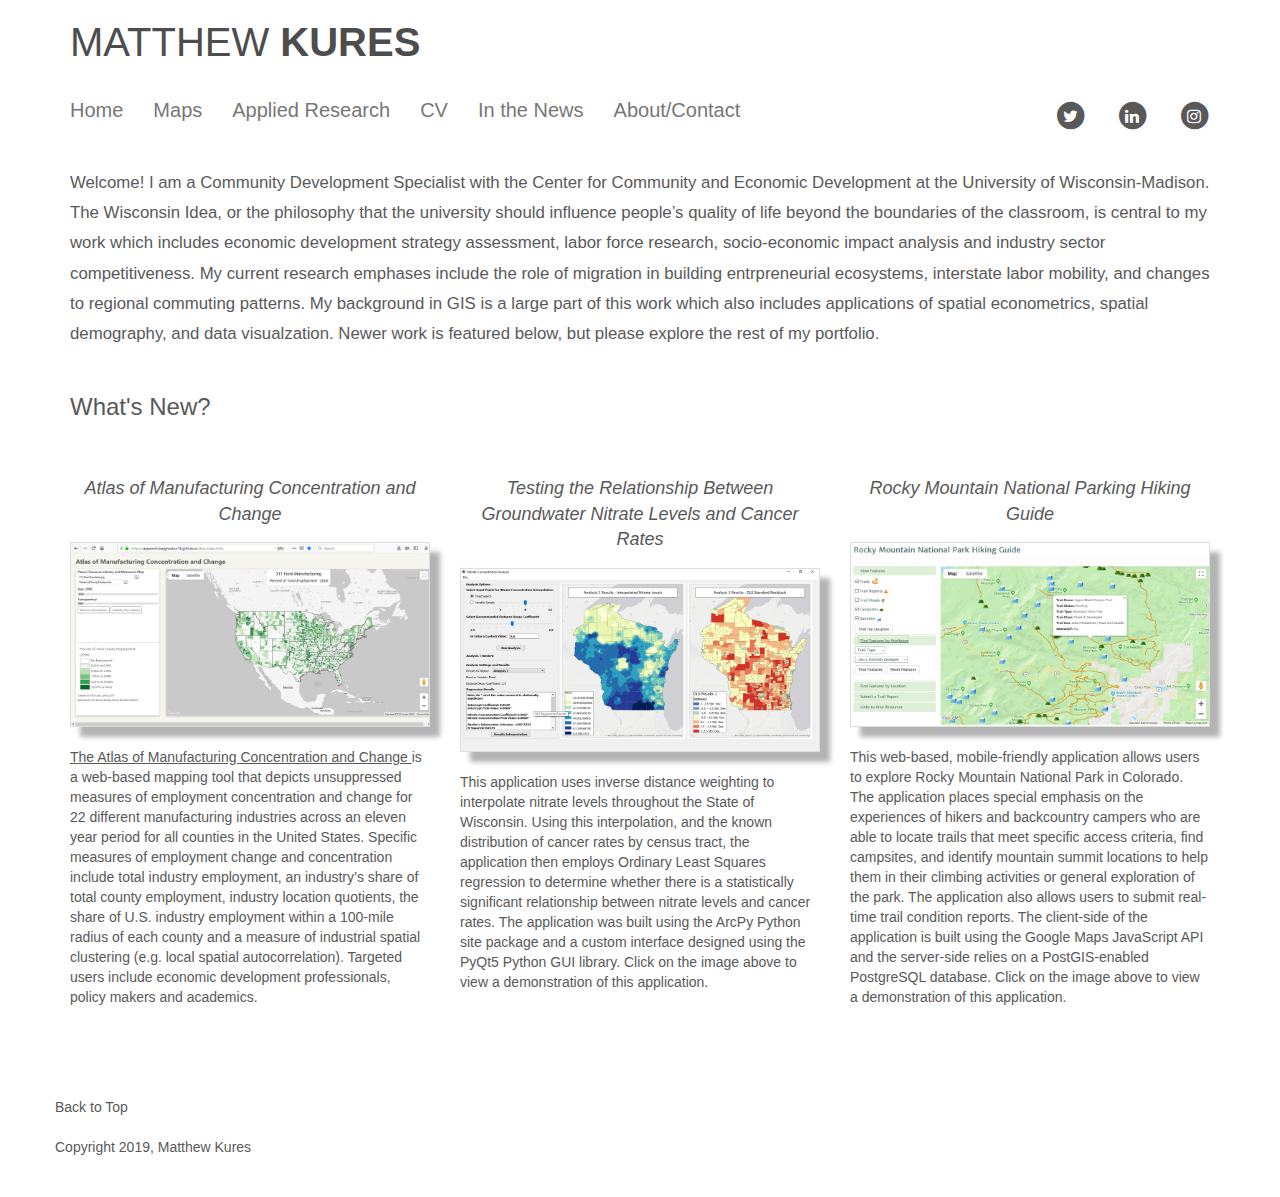
<file: index.html>
<!DOCTYPE html>
<html lang="en">

  <head>

    <meta charset="utf-8">
    <title>Matthew Kures | Portfolio</title>

    <link href="css/bootstrap.min.css" rel="stylesheet">
    <link rel="stylesheet" href="fonts/font-awesome/css/font-awesome.min.css">
    <link rel="stylesheet" href="css/style.css">

  </head>

  <body>
   
    <!--header-->
    <div class = "container" >
        <div class= "row">
         <div class = "col-md-12 col-xs-12">
           <h1>MATTHEW <strong> KURES</strong></h1>
         </div>
        </div> 
    </div>
    
    <!--navbars-->
    <nav class="navbar navbar-default">
      <div class="container">
        <div class = "row">
          <div class="navbar-header">
          <button type="button" class="navbar-toggle collapsed" data-toggle="collapse" data-target="#navbar" aria-expanded="false" aria-controls="navbar">
				<span class="sr-only">Toggle navigation</span> 
				<span class="glyphicon glyphicon-menu-hamburger"></span>
				<span class="menu"> Menu</span>
          </button> 
        </div> <!--navbar-header-->
        <div id="navbar" class="navbar-collapse collapse">
           <ul class="nav navbar-nav navbar-left">
             <li> <a href="index.html">Home</a></li>
             <li> <a href="maps.html">Maps</a></li>
             <li><a href="research.html">Applied Research </a></li>
             <li><a href="cv.html">CV</a></li>
             <li><a href="news.html">In the News</a></li>
             <li><a href="about.html">About/Contact</a></li>
           </ul>
           
            <!--social media navbar-->
           <ul class="nav navbar-nav navbar-right">
             <li class="list-inline-item">
                <a href="https://twitter.com/MattKures">
                   <span class="fa-stack fa-lg">
                      <i class="fa fa-circle fa-stack-2x"></i>
                      <i class="fa fa-twitter fa-stack-1x fa-inverse"></i>
                   </span>
                </a>
             </li>
             <li class="list-inline-item">
                <a href="https://www.linkedin.com/in/matthew-kures-a16b294/">
                   <span class="fa-stack fa-lg">
                      <i class="fa fa-circle fa-stack-2x"></i>
                      <i class="fa fa-linkedin fa-stack-1x fa-inverse"></i>
                   </span>
                </a>
             </li>
             <li class="list-inline-item">
                <a href="https://www.instagram.com/mattkures/">
                   <span class="fa-stack fa-lg">
                      <i class="fa fa-circle fa-stack-2x"></i>
                      <i class="fa fa-instagram fa-stack-1x fa-inverse"></i>
                   </span>
                </a>
             </li>
            </ul>
        </div>  <!--navbars-->
      </div><!--row-->
     </div> <!--container-->
    </nav>
    
    <div class="container">
      <div class = "row"> <!--welcome row-->
        <div class = "col-md-12 col-xs-12">
             <p class="about-paragraph"> Welcome! I am a Community Development Specialist with the Center for Community and Economic Development at the University of Wisconsin-Madison. The Wisconsin Idea, or the philosophy that the university should influence people’s quality of life beyond the boundaries of the classroom, is central to my work which includes economic development strategy assessment, labor force research, socio-economic impact analysis and industry sector competitiveness.  My current research emphases include the role of migration in building entrpreneurial ecosystems, interstate labor mobility, and changes to regional commuting patterns. My background in GIS is a large part of this work which also includes applications of spatial econometrics, spatial demography, and data visualzation. Newer work is featured below, but please explore the rest of my portfolio.</p>
        </div>
      </div><!--row-->
      
        <div class = "row">
            <div class = "col-md-12 col-xs-12">
                <h2>What's New?</h2>
            </div>
        </div>
        
        <div class = "row"> <!--content-->
          <div class = "col-md-4 col-xs-12">
             <p class = "item-header">Atlas of Manufacturing Concentration and Change</p>
              <a href="https://aspoonfulweighsaton16.github.io/atlas/index.html" target= _blank> <img src="assets/atlas.png" class="img-responsive" ></a>
              <p class = "item-desc"> <a class = a-topunder href= "https://aspoonfulweighsaton16.github.io/atlas/index.html" target = _blank>The Atlas of Manufacturing Concentration and Change </a> is a web-based mapping tool that depicts unsuppressed measures of employment concentration and change for 22 different manufacturing industries across an eleven year period for all counties in the United States. Specific measures of employment change and concentration include total industry employment, an industry’s share of total county employment, industry location quotients, the share of U.S. industry employment within a 100-mile radius of each county and a measure of industrial spatial clustering (e.g. local spatial autocorrelation). Targeted users include economic development professionals, policy makers and academics. </p>
          </div>
          <div class = "col-md-4 col-xs-12">
               <p class = "item-header">Testing the Relationship Between Groundwater Nitrate Levels and Cancer Rates</p>  
              <a href="https://www.youtube.com/watch?v=2gPQhTNGC4U&t=70s" target=_blank> <img src="assets/nitrate.png" class="img-responsive"></a>
              <p class = "item-desc"> This application uses inverse distance weighting to interpolate nitrate levels throughout the State of Wisconsin. Using this interpolation, and the known distribution of cancer rates by census tract, the application then employs Ordinary Least Squares regression to determine whether there is a statistically significant relationship between nitrate levels and cancer rates. The application was built using the ArcPy Python site package and a custom interface designed using the PyQt5 Python GUI library. Click on the image above to view a demonstration of this application. </p>
           </div>
             <div class = "col-md-4 col-xs-12">
                <p class = "item-header">Rocky Mountain National Parking Hiking Guide</p>       
                <a href="https://www.youtube.com/watch?v=k6tRbKowxpQ" target =_blank><img src="assets/park.png" class="img-responsive"></a>
                 <p class = "item-desc">This web-based, mobile-friendly application allows users to explore Rocky Mountain National Park in Colorado. The application places special emphasis on the experiences of hikers and backcountry campers who are able to locate trails that meet specific access criteria, find campsites, and identify mountain summit locations to help them in their climbing activities or general exploration of the park.  The application also allows users to submit real-time trail condition reports.  The client-side of the application is built using the Google Maps JavaScript API and the server-side relies on a PostGIS-enabled PostgreSQL database. Click on the image above to view a demonstration of this application. </p>
              </div>
         </div>   <!--content-->
        
        <div class = "row">
            <footer>
               <a class = "a-top" href = "index.html"> Back to Top </a>
              <p class= "item-desc">Copyright 2019, Matthew Kures </p>
             </footer>
        </div>
        
       </div> 
    
	<!--put your external script links here-->
		<script type="text/javascript" src="lib/jquery-1.11.3.min.js"></script>
		<script type="text/javascript" src="lib/bootstrap.min.js"></script>
    
    </body>
</file>
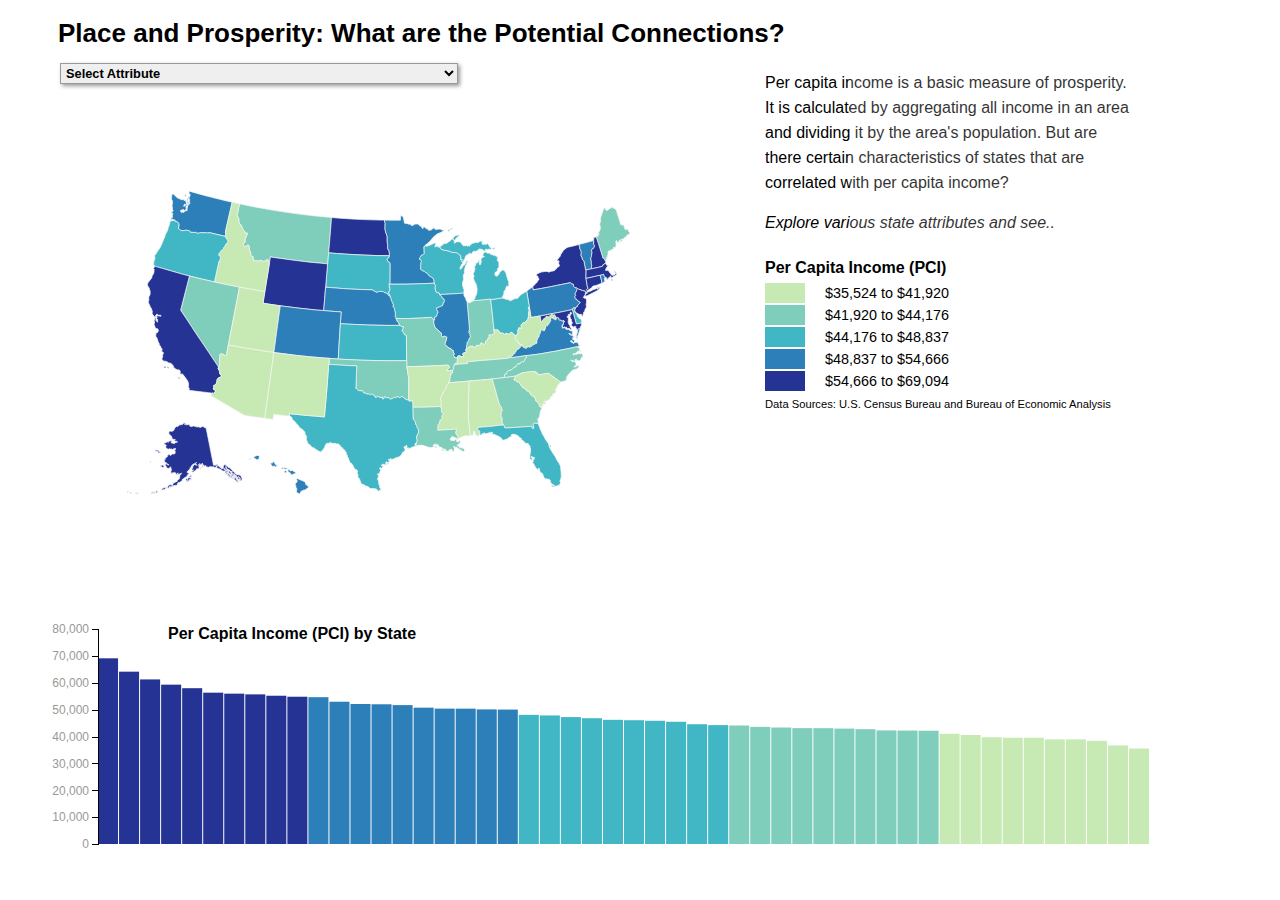
<file: D3/index.html>
<!DOCTYPE html>
<html lang="en">
	<head>
		<meta charset="utf-8">
		<meta name="viewport" content="width=device-width">
		<title>Place and Prosperity: What are the Potential Connections?</title>

		<!--put your external stylesheet links here-->

        <link rel="stylesheet" href="css/style.css">
        


        
		<!--[if IE<9]>
			<link rel="stylesheet" href="css/style.ie.css">
		<![endif]-->
	</head>

	<body>
         <h1>Place and Prosperity: What are the Potential Connections?</h1>
        <div id="dropdown"></div>
        <div id="map"></div>
        <div id="legend"></div>
    
       
        
       
     <!--header-->
        
       
      		<!--put your external script links here-->
		
        <script src="lib/d3.js"></script>
        <script src="lib/d3-queue.js"></script>
        <script src="lib/topojson.js"></script>
        <script src="js/main.js"></script>
        
	</body>
</html>
</file>
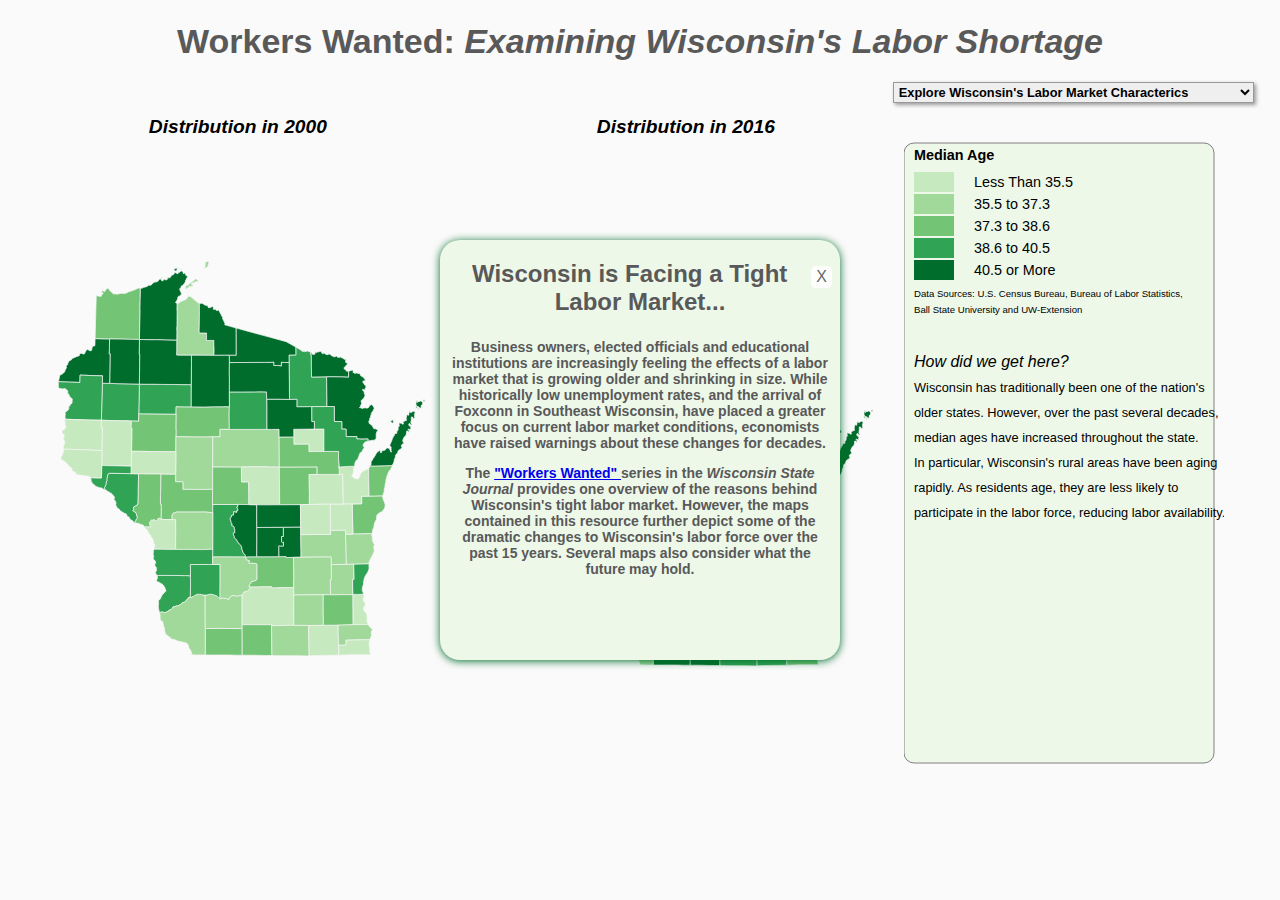
<file: final4/index.html>
<!DOCTYPE html>
<html lang="en">
	<head>
		<meta charset="utf-8">
		<meta name="viewport" content="width=device-width">
		<title>Workers Wanted: Examining Wisconsin's Labor Shortage</title>

		<!--put your external stylesheet links here-->

        <link rel="stylesheet" href="css/style.css">
        


        
		<!--[if IE<9]>
			<link rel="stylesheet" href="css/style.ie.css">
		<![endif]-->
	</head>

	<body>
         <h1><strong>Workers Wanted: </strong><i>Examining Wisconsin's Labor Shortage</i></h1>
        <div id="dropdownContain"></div>
        <div id="titleContainer"></div>
        <div id="container"></div>
        <div id="legend"></div>
        <div id="legendContain"></div>
    
       <div id="infowindow"><div><span id='close' onclick='this.parentNode.parentNode.parentNode.removeChild(this.parentNode.parentNode); return false;'>X</span>    
            
        <h2>Wisconsin is Facing a Tight Labor Market...</h2>
           
        <h5><p>Business owners, elected officials and educational institutions are increasingly feeling the effects of a labor market that is growing older and shrinking in size. While historically low unemployment rates, and the arrival of Foxconn in Southeast Wisconsin, have placed a greater focus on current labor market conditions, economists have raised warnings about these changes for decades.  
     
        <p>The <a class = a-topunder  href = "http://host.madison.com/wsj/news/local/govt-and-politics/workers-wanted-wisconsin-s-looming-crisis/collection_1e27dc95-df35-54c1-a0e6-cfb4780db7cf.html" target="_blank">"Workers Wanted" </a> series in the <i>Wisconsin State Journal</i> provides one overview of the reasons behind Wisconsin's tight labor market. However, the maps contained in this resource further depict some of the dramatic changes to Wisconsin's labor force over the past 15 years.  Several maps also consider what the future may hold.</p>
          
        </h5>
        
       </div> 
       
     <!--header-->
        
       
      		<!--put your external script links here-->
		
        <script src="lib/d3.js"></script>
        <script src="lib/d3-queue.js"></script>
        <script src="lib/topojson.js"></script>
        <script src="js/main.js"></script>
        
	</body>
</html>
</file>
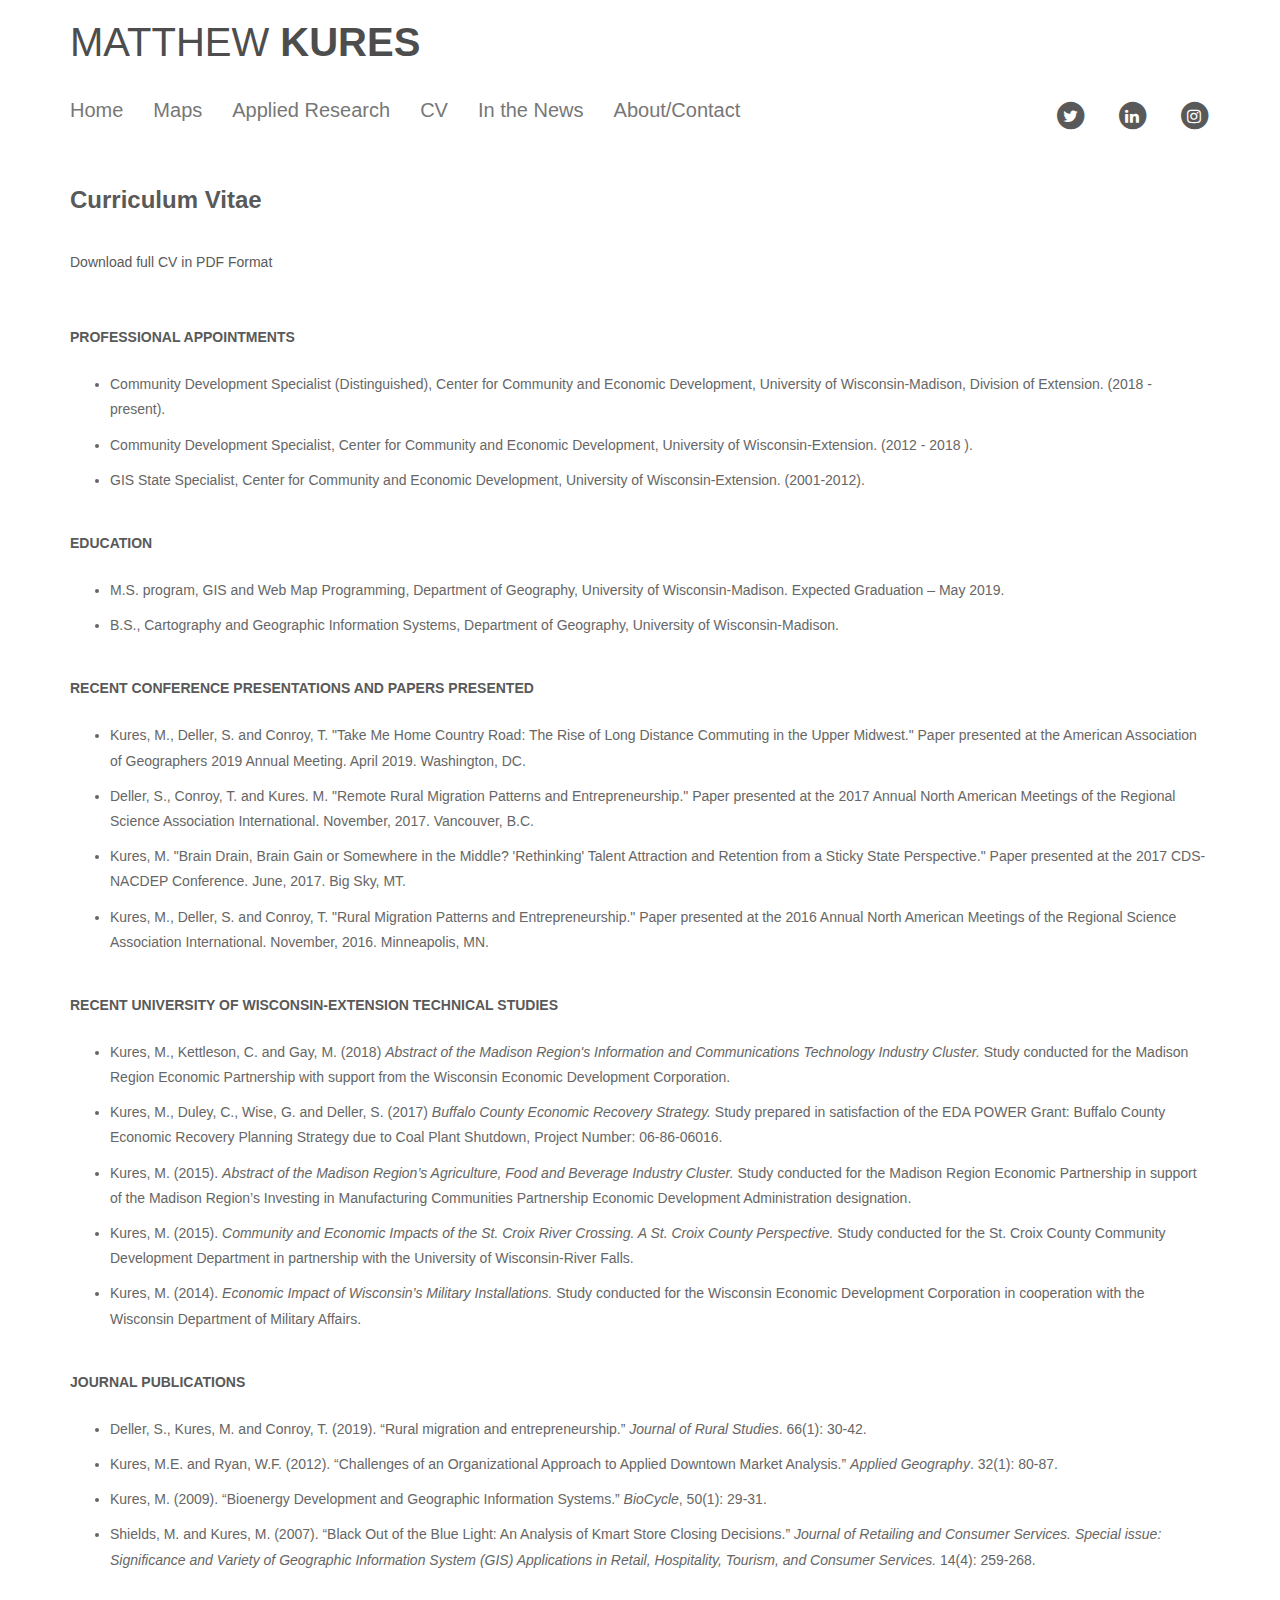
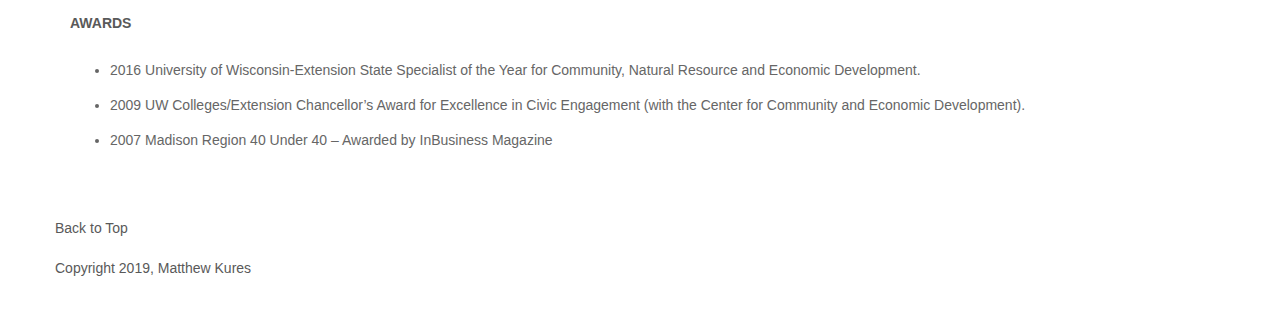
<file: cv.html>
<!DOCTYPE html>
<html lang="en">

  <head>

    <meta charset="utf-8">
    <title>Matthew Kures | Portfolio</title>

    <link href="css/bootstrap.min.css" rel="stylesheet">
    <link rel="stylesheet" href="fonts/font-awesome/css/font-awesome.min.css">
    <link rel="stylesheet" href="css/style.css">

  </head>

  <body>
   
    <!--header-->
    <div class = "container" >
        <div class= "row">
         <div class = "col-md-12 col-xs-12">
           <h1>MATTHEW <strong> KURES</strong></h1>
         </div>
        </div> 
    </div>
    
    <!--navbars-->
    <nav class="navbar navbar-default">
      <div class="container">
        <div class = "row">
          <div class="navbar-header">
          <button type="button" class="navbar-toggle collapsed" data-toggle="collapse" data-target="#navbar" aria-expanded="false" aria-controls="navbar">
				<span class="sr-only">Toggle navigation</span> 
				<span class="glyphicon glyphicon-menu-hamburger"></span>
				<span class="menu"> Menu</span>
          </button> 
        </div> <!--navbar-header-->
        <div id="navbar" class="navbar-collapse collapse">
           <ul class="nav navbar-nav navbar-left">
             <li> <a href="index.html">Home</a></li>
             <li> <a href="maps.html">Maps</a></li>
             <li><a href="research.html">Applied Research </a></li>
             <li><a href="cv.html">CV</a></li>
             <li><a href="news.html">In the News</a></li>
             <li><a href="about.html">About/Contact</a></li>
           </ul>
           
            <!--social media navbar-->
           <ul class="nav navbar-nav navbar-right">
             <li class="list-inline-item">
                <a href="https://twitter.com/MattKures">
                   <span class="fa-stack fa-lg">
                      <i class="fa fa-circle fa-stack-2x"></i>
                      <i class="fa fa-twitter fa-stack-1x fa-inverse"></i>
                   </span>
                </a>
             </li>
             <li class="list-inline-item">
                <a href="https://www.linkedin.com/in/matthew-kures-a16b294/">
                   <span class="fa-stack fa-lg">
                      <i class="fa fa-circle fa-stack-2x"></i>
                      <i class="fa fa-linkedin fa-stack-1x fa-inverse"></i>
                   </span>
                </a>
             </li>
             <li class="list-inline-item">
                <a href="https://www.instagram.com/mattkures/">
                   <span class="fa-stack fa-lg">
                      <i class="fa fa-circle fa-stack-2x"></i>
                      <i class="fa fa-instagram fa-stack-1x fa-inverse"></i>
                   </span>
                </a>
             </li>
            </ul>
        </div>  <!--navbars-->
      </div><!--row-->
     </div> <!--container-->
    </nav>
    
    <div class="container">
     
      
        <div class = "row">
            <div class = "col-md-12 col-xs-12">
                <p class = "single-column-header">Curriculum Vitae </p>
            </div>
        </div>
        <div class = "row">
            <div class = "col-md-12 col-xs-12">
                <p class = "cv-link"><a class = "a-top" href="assets/kures_cv_2019.pdf"> Download full CV in PDF Format</a></p>
            </div>
        </div>
        
        <div class = "row"> 
         <div class = "col-md-12 col-xs-12">
             <p class="CV-header"> PROFESSIONAL APPOINTMENTS</p>
                <ul class="CV-list">
                    <li class="list-space">Community Development Specialist (Distinguished), Center for Community and Economic Development, University of Wisconsin-Madison, Division of Extension. (2018 - present).</li>
                     <li class="list-space"> Community Development Specialist, Center for Community and Economic Development, University of Wisconsin-Extension. (2012 - 2018 ).</li>
                     <li class="list-space"> GIS State Specialist, Center for Community and Economic Development, University of Wisconsin-Extension. (2001-2012). </li>
               </ul>
             <p class="CV-header"> EDUCATION</p>
                 <ul class = "CV-list">
                      <li class="list-space"> M.S. program, GIS and Web Map Programming, Department of Geography, University of Wisconsin-Madison. Expected Graduation – May 2019. </li>
                     <li class="list-space"> B.S., Cartography and Geographic Information Systems, Department of Geography, University of Wisconsin-Madison.</li>
               </ul>
            <p class="CV-header"> RECENT CONFERENCE PRESENTATIONS AND PAPERS PRESENTED</p>
                 <ul class="CV-list">
                     <li class="list-space"> Kures, M., Deller, S. and Conroy, T. "Take Me Home Country Road: The Rise of Long Distance Commuting in the Upper Midwest." Paper presented at the American Association of Geographers 2019 Annual Meeting. April 2019. Washington, DC. </li>
                     <li class="list-space"> Deller, S., Conroy, T. and Kures. M.  "Remote Rural Migration Patterns and Entrepreneurship." Paper presented at the 2017 Annual North American Meetings of the Regional Science Association International. November, 2017. Vancouver, B.C.</li>
                     <li class="list-space"> Kures, M. "Brain Drain, Brain Gain or Somewhere in the Middle?  'Rethinking' Talent Attraction and Retention from a Sticky State Perspective." Paper presented at the 2017 CDS-NACDEP Conference.  June, 2017. Big Sky, MT.</li>
                     <li class="list-space"> Kures, M., Deller, S. and Conroy, T. "Rural Migration Patterns and Entrepreneurship." Paper presented at the 2016 Annual North American Meetings of the Regional Science Association International. November, 2016. Minneapolis, MN.
                     </li>
               </ul>
              <p class="CV-header"> RECENT UNIVERSITY OF WISCONSIN-EXTENSION TECHNICAL STUDIES</p>
                 <ul class="CV-list">
                    <li class="list-space"> Kures, M., Kettleson, C. and Gay, M. (2018) <i>Abstract of the Madison Region's Information and Communications Technology Industry Cluster.</i>  Study conducted for the Madison Region Economic Partnership with support from the Wisconsin Economic Development Corporation.</li>
                     <li class="list-space"> Kures, M., Duley, C., Wise, G. and Deller, S. (2017) <i>Buffalo County Economic Recovery Strategy.</i>  Study prepared in satisfaction of the EDA POWER Grant: Buffalo County Economic Recovery Planning Strategy due to Coal Plant Shutdown, Project Number: 06-86-06016.</li>
                     <li class="list-space"> Kures, M. (2015). <i>Abstract of the Madison Region’s Agriculture, Food and Beverage Industry Cluster.</i> Study conducted for the Madison Region Economic Partnership in support of the Madison Region’s Investing in Manufacturing Communities Partnership Economic Development Administration designation.</li>
                     <li class="list-space"> Kures, M. (2015). <i>Community and Economic Impacts of the St. Croix River Crossing.  A St. Croix County Perspective.</i> Study conducted for the St. Croix County Community Development Department in partnership with the University of Wisconsin-River Falls.</li>
                     <li class="list-space"> Kures, M. (2014). <i>Economic Impact of Wisconsin’s Military Installations.</i> Study conducted for the Wisconsin Economic Development Corporation in cooperation with the Wisconsin Department of Military Affairs.
                     </li>
               </ul>

                             
             <p class="CV-header"> JOURNAL PUBLICATIONS</p>
                 <ul class="CV-list">
                     <li class="list-space"> Deller, S., Kures, M. and Conroy, T. (2019). “Rural migration and entrepreneurship.”  <i>Journal of Rural Studies</i>. 66(1): 30-42. </li>
                     <li class="list-space"> Kures, M.E. and Ryan, W.F. (2012). “Challenges of an Organizational Approach to Applied Downtown Market Analysis.” <i>Applied Geography</i>. 32(1): 80-87.</li>
                     <li class="list-space"> Kures, M. (2009). “Bioenergy Development and Geographic Information Systems.” <i>BioCycle</i>, 50(1): 29-31.</li>
                     <li class="list-space"> Shields, M. and Kures, M. (2007). “Black Out of the Blue Light: An Analysis of Kmart Store Closing Decisions.” <i>Journal of Retailing and Consumer Services. Special issue: Significance and Variety of Geographic Information System (GIS) Applications in Retail, Hospitality, Tourism, and Consumer Services.</i> 14(4): 259-268. </li>
               </ul>

                  
             <p class="CV-header"> AWARDS </p>
                 <ul class="CV-list">
                     <li class="list-space"> 2016 University of Wisconsin-Extension State Specialist of the Year for Community, Natural Resource and Economic Development.</li>
                     <li class="list-space"> 2009 UW Colleges/Extension Chancellor’s Award for Excellence in Civic Engagement (with the Center for Community and Economic Development).</li>
                     <li class="list-space"> 2007 Madison Region 40 Under 40 – Awarded by InBusiness Magazine </li>
               </ul>
	
        </div>
            
      </div><!--row-->
        
                
        <div class = "row">
            <footer>
               <a class = "a-top" href = "cv.html"> Back to Top </a>
              <p class= "item-desc">Copyright 2019, Matthew Kures </p>
             </footer>
        </div>
        
       </div> 
    
	<!--put your external script links here-->
		<script type="text/javascript" src="lib/jquery-1.11.3.min.js"></script>
		<script type="text/javascript" src="lib/bootstrap.min.js"></script>
    
    </body>
</file>
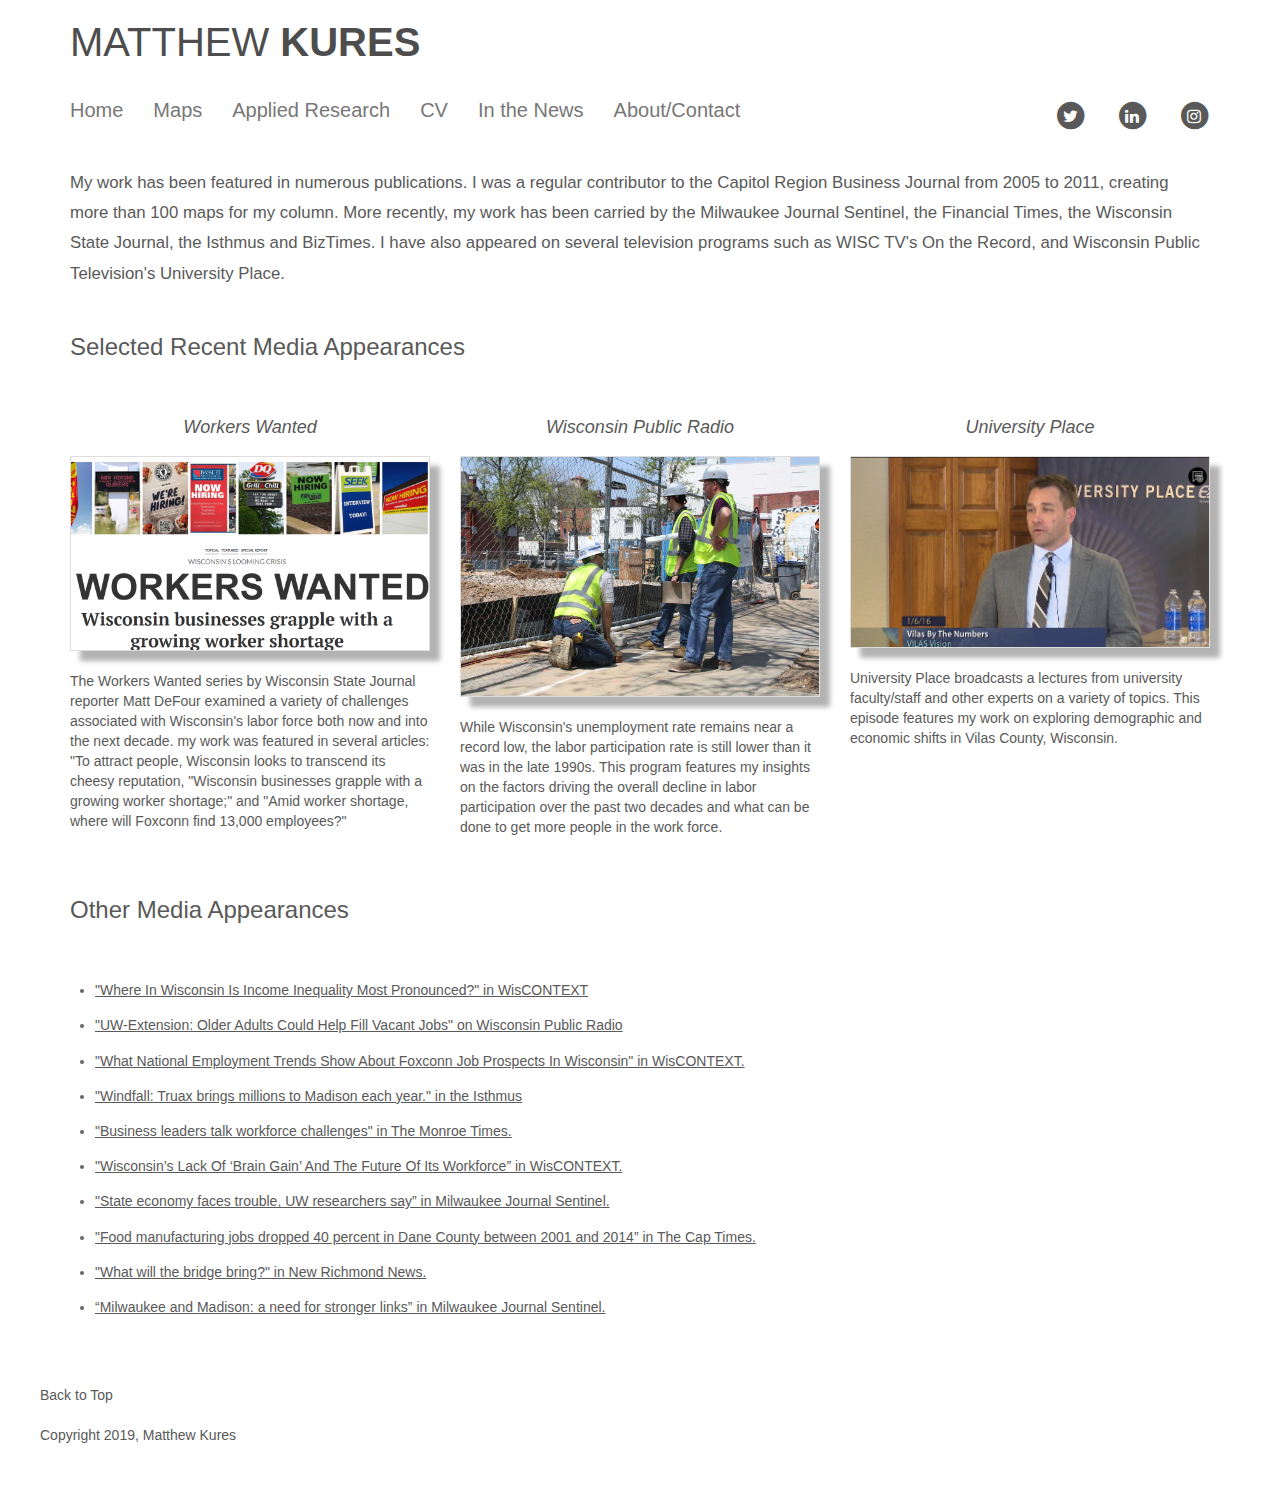
<file: news.html>
<!DOCTYPE html>
<html lang="en">

  <head>

    <meta charset="utf-8">
    <title>Matthew Kures | Portfolio</title>

    <link href="css/bootstrap.min.css" rel="stylesheet">
    <link rel="stylesheet" href="fonts/font-awesome/css/font-awesome.min.css">
    <link rel="stylesheet" href="css/style.css">

  </head>

  <body>
   
    <!--header-->
    <div class = "container" >
        <div class= "row">
         <div class = "col-md-12 col-xs-12">
           <h1>MATTHEW <strong> KURES</strong></h1>
         </div>
        </div> 
    </div>
    
    <!--navbars-->
    <nav class="navbar navbar-default">
      <div class="container">
        <div class = "row">
          <div class="navbar-header">
          <button type="button" class="navbar-toggle collapsed" data-toggle="collapse" data-target="#navbar" aria-expanded="false" aria-controls="navbar">
				<span class="sr-only">Toggle navigation</span> 
				<span class="glyphicon glyphicon-menu-hamburger"></span>
				<span class="menu"> Menu</span>
          </button> 
        </div> <!--navbar-header-->
        <div id="navbar" class="navbar-collapse collapse">
           <ul class="nav navbar-nav navbar-left">
             <li> <a href="index.html">Home</a></li>
             <li> <a href="maps.html">Maps</a></li>
             <li><a href="research.html">Applied Research </a></li>
             <li><a href="cv.html">CV</a></li>
             <li><a href="news.html">In the News</a></li>
             <li><a href="about.html">About/Contact</a></li>
           </ul>
           
            <!--social media navbar-->
           <ul class="nav navbar-nav navbar-right">
             <li class="list-inline-item">
                <a href="https://twitter.com/MattKures">
                   <span class="fa-stack fa-lg">
                      <i class="fa fa-circle fa-stack-2x"></i>
                      <i class="fa fa-twitter fa-stack-1x fa-inverse"></i>
                   </span>
                </a>
             </li>
             <li class="list-inline-item">
                <a href="https://www.linkedin.com/in/matthew-kures-a16b294/">
                   <span class="fa-stack fa-lg">
                      <i class="fa fa-circle fa-stack-2x"></i>
                      <i class="fa fa-linkedin fa-stack-1x fa-inverse"></i>
                   </span>
                </a>
             </li>
             <li class="list-inline-item">
                <a href="https://www.instagram.com/mattkures/">
                   <span class="fa-stack fa-lg">
                      <i class="fa fa-circle fa-stack-2x"></i>
                      <i class="fa fa-instagram fa-stack-1x fa-inverse"></i>
                   </span>
                </a>
             </li>
            </ul>
        </div>  <!--navbars-->
      </div><!--row-->
     </div> <!--container-->
    </nav>
    
    <div class="container">
      <div class = "row"> <!--welcome row-->
        <div class = "col-md-12 col-xs-12">
             <p class="about-paragraph"> My work has been featured in numerous publications. I was a regular contributor to the Capitol Region Business Journal from 2005 to 2011, creating more than 100 maps for my column. More recently, my work has been carried by the Milwaukee Journal Sentinel, the Financial Times, the Wisconsin State Journal, the Isthmus and BizTimes. I have also appeared on several television programs such as WISC TV's On the Record, and Wisconsin Public Television's University Place.  </p>
        </div>
      </div><!--row-->
      
        <div class = "row">
            <div class = "col-md-12 col-xs-12">
                <h2>Selected Recent Media Appearances</h2>
            </div>
        </div>
        
        <div class = "row"> <!--content-->
          <div class = "col-md-4 col-xs-12">
             <p class = "item-header">Workers Wanted</p>
              <a href="http://host.madison.com/wsj/news/local/govt-and-politics/workers-wanted-wisconsin-s-looming-crisis/collection_1e27dc95-df35-54c1-a0e6-cfb4780db7cf.html"> <img src="assets/workerswanted.png" class="img-responsive"></a>
              <p class = "item-desc"> The Workers Wanted series by Wisconsin State Journal reporter Matt DeFour examined a variety of challenges associated with Wisconsin's labor force both now and into the next decade.  my work was featured in several articles: "To attract people, Wisconsin looks to transcend its cheesy reputation, "Wisconsin businesses grapple with a growing worker shortage;" and "Amid worker shortage, where will Foxconn find 13,000 employees?"</p>
          </div>
          <div class = "col-md-4 col-xs-12">
               <p class= "item-header">Wisconsin Public Radio</p>  
               <a href="http://isthmus.com/news/cover-story/booming-dane-county-leads-the-state-economic-recovery-but-small-towns-and-milwaukee-are-hurting/"> <img src="assets/Construction%20workers.jpg" class="img-responsive" ></a>
              <p class = "item-desc">While Wisconsin's unemployment rate remains near a record low, the labor participation rate is still lower than it was in the late 1990s. This program features my insights on the factors driving the overall decline in labor participation over the past two decades and what can be done to get more people in the work force.</p>
           </div>
             <div class = "col-md-4 col-xs-12">
                <p class = "item-header">University Place</p>       
                 <a href="https://wpt.org/University-Place/vilas-numbers"><img src="assets/univplace.png" class="img-responsive"></a>
                 <p class = "item-desc"> University Place broadcasts a lectures from university faculty/staff and other experts on a variety of topics.  This episode features my work on exploring demographic and economic shifts in Vilas County, Wisconsin.  </p>
              </div>
         </div>   <!--content-->
        
        
        
        <div class = "row">
            <div class = "col-md-12 col-xs-12">
                <h2>Other Media Appearances</h2>
            </div>
            <ul class="CV-list">
                <li class="list-space"> <a class = a-topunder href = "https://www.wiscontext.org/where-wisconsin-income-inequality-most-pronounced">"Where In Wisconsin Is Income Inequality Most Pronounced?" in WisCONTEXT</a></li> 
                <li class="list-space"> <a class = a-topunder href = "https://www.wpr.org/uw-extension-older-adults-could-help-fill-vacant-jobs">"UW-Extension: Older Adults Could Help Fill Vacant Jobs" on Wisconsin Public Radio</a></li>
                 <li class="list-space"> <a class = a-topunder href = "https://www.wiscontext.org/what-national-employment-trends-show-about-foxconn-job-prospects-wisconsin"> "What National Employment Trends Show About Foxconn Job Prospects In Wisconsin" in WisCONTEXT. </a> </li>
                 <li class="list-space"> <a class = a-topunder href = "https://isthmus.com/news/cover-story/truax-brings-millions-to-madison-every-year/">"Windfall: Truax brings millions to Madison each year." in the Isthmus</a></li> 
                <li class="list-space"> <a class = a-topunder href = "http://themonroetimes.com/main.asp?SectionID=2&SubSectionID=2&ArticleID=60950">"Business leaders talk workforce challenges" in The Monroe Times. </a></li>
                 <li class="list-space"> <a class = a-topunder href = "https://www.wiscontext.org/wisconsins-lack-brain-gain-and-future-its-workforce">"Wisconsin’s Lack Of ‘Brain Gain’ And The Future Of Its Workforce” in WisCONTEXT. </a> </li>
                 <li class="list-space"> <a class = a-topunder href = "http://www.jsonline.com/story/money/2016/10/29/state-economy-faces-trouble-uw-researchers-say/92895852/">"State economy faces trouble, UW researchers say” in Milwaukee Journal Sentinel. </a> </li>
                 <li class="list-space"> <a class = a-topunder href = "http://host.madison.com/ct/business/food-manufacturing-jobs-dropped-percent-in-dane-county-between-and/article_0da9104a-8401-11e5-9080-279a0f55a56a.html">"Food manufacturing jobs dropped 40 percent in Dane County between 2001 and 2014” in The Cap Times.</a> </li>
                 <li class="list-space"> <a class = a-topunder href = "http://www.newrichmond-news.com/news/government/3632336-what-will-bridge-bring"> "What will the bridge bring?" in New Richmond News. </a> </li>
                 <li class="list-space"> <a class = a-topunder href = "http://archive.jsonline.com/news/opinion/milwaukee-and-madison-a-need-for-stronger-links-875mikm-158254795.html"> “Milwaukee and Madison: a need for stronger links” in Milwaukee Journal Sentinel. </a> </li>
           
           </ul> 
        </div>
        
        <div class = "row"> <!--content-->
         
        <div class = "row">
            <footer>
               <a class = "a-top" href = "news.html"> Back to Top </a>
              <p class= "item-desc">Copyright 2019, Matthew Kures </p>
             </footer>
        </div>
        
       </div> 
    
	<!--put your external script links here-->
		<script type="text/javascript" src="lib/jquery-1.11.3.min.js"></script>
		<script type="text/javascript" src="lib/bootstrap.min.js"></script>
    
    </body>
</file>
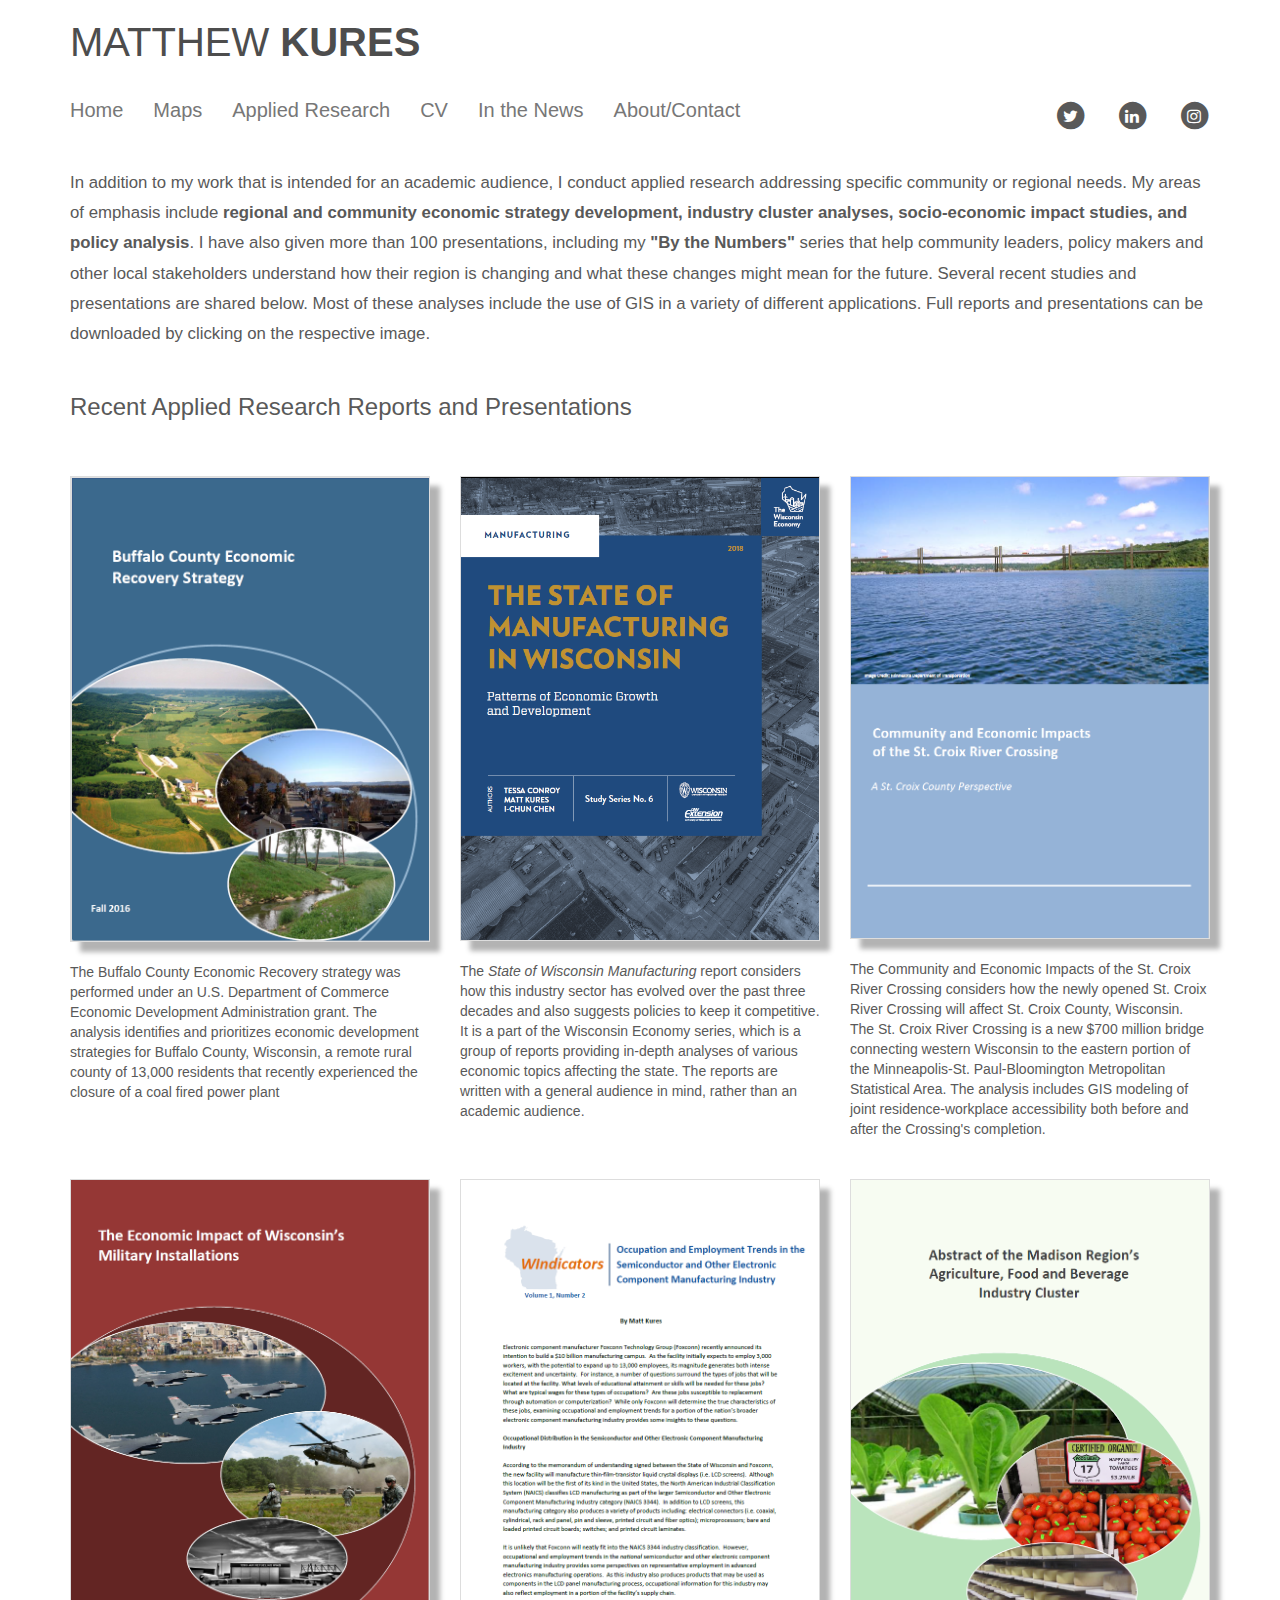
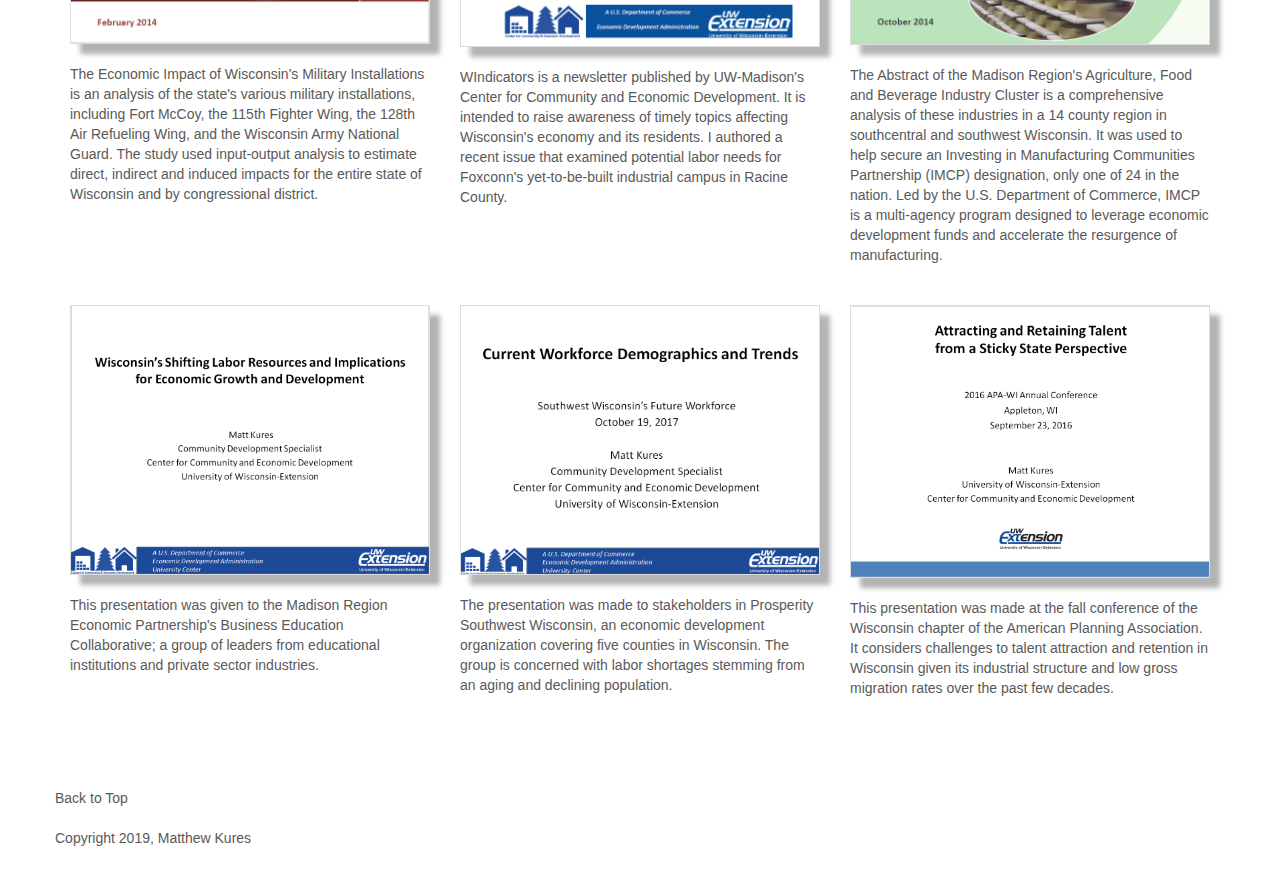
<file: research.html>
<!DOCTYPE html>
<html lang="en">

  <head>

    <meta charset="utf-8">
    <title>Matthew Kures | Portfolio</title>

    <link href="css/bootstrap.min.css" rel="stylesheet">
    <link rel="stylesheet" href="fonts/font-awesome/css/font-awesome.min.css">
    <link rel="stylesheet" href="css/style.css">

  </head>

  <body>
   
    <!--header-->
    <div class = "container" >
        <div class= "row">
         <div class = "col-md-12 col-xs-12">
           <h1>MATTHEW <strong> KURES</strong></h1>
         </div>
        </div> 
    </div>
    
    <!--navbars-->
    <nav class="navbar navbar-default">
      <div class="container">
        <div class = "row">
          <div class="navbar-header">
          <button type="button" class="navbar-toggle collapsed" data-toggle="collapse" data-target="#navbar" aria-expanded="false" aria-controls="navbar">
				<span class="sr-only">Toggle navigation</span> 
				<span class="glyphicon glyphicon-menu-hamburger"></span>
				<span class="menu"> Menu</span>
          </button> 
        </div> <!--navbar-header-->
        <div id="navbar" class="navbar-collapse collapse">
           <ul class="nav navbar-nav navbar-left">
             <li> <a href="index.html">Home</a></li>
             <li> <a href="maps.html">Maps</a></li>
             <li><a href="research.html">Applied Research </a></li>
             <li><a href="cv.html">CV</a></li>
             <li><a href="news.html">In the News</a></li>
             <li><a href="about.html">About/Contact</a></li>
           </ul>
           
            <!--social media navbar-->
           <ul class="nav navbar-nav navbar-right">
             <li class="list-inline-item">
                <a href="https://twitter.com/MattKures">
                   <span class="fa-stack fa-lg">
                      <i class="fa fa-circle fa-stack-2x"></i>
                      <i class="fa fa-twitter fa-stack-1x fa-inverse"></i>
                   </span>
                </a>
             </li>
             <li class="list-inline-item">
                <a href="https://www.linkedin.com/in/matthew-kures-a16b294/">
                   <span class="fa-stack fa-lg">
                      <i class="fa fa-circle fa-stack-2x"></i>
                      <i class="fa fa-linkedin fa-stack-1x fa-inverse"></i>
                   </span>
                </a>
             </li>
             <li class="list-inline-item">
                <a href="https://www.instagram.com/mattkures/">
                   <span class="fa-stack fa-lg">
                      <i class="fa fa-circle fa-stack-2x"></i>
                      <i class="fa fa-instagram fa-stack-1x fa-inverse"></i>
                   </span>
                </a>
             </li>
            </ul>
        </div>  <!--navbars-->
      </div><!--row-->
     </div> <!--container-->
    </nav>
    
    <div class="container">
      <div class = "row"> <!--welcome row-->
        <div class = "col-md-12 col-xs-12">
             <p class="about-paragraph"> In addition to my work that is intended for an academic audience, I conduct applied research addressing specific community or regional needs. My areas of emphasis include <strong>regional and community economic strategy development, industry cluster analyses, socio-economic impact studies, and policy analysis</strong>.  I have also given more than 100 presentations, including my <strong>"By the Numbers" </strong>series that help community leaders, policy makers and other local stakeholders understand how their region is changing and what these changes might mean for the future. Several recent studies and presentations are shared below. Most of these analyses include the use of GIS in a variety of different applications. Full reports and presentations can be downloaded by clicking on the respective image.</p>
        </div>
      </div><!--row-->
      
        <div class = "row">
            <div class = "col-md-12 col-xs-12">
                <h2>Recent Applied Research Reports and Presentations</h2>
            </div>
        </div>
        
        <div class = "row"> <!--content-->
          <div class = "col-md-4 col-xs-12">
              <a href="assets/buffalo_economic_recovery_strategy_combined.pdf"> <img src="assets/buffalo_cover.png" class="img-responsive"></a>
              <p class = "item-desc"> The Buffalo County Economic Recovery strategy was performed under an U.S. Department of Commerce Economic Development Administration grant. The analysis identifies and prioritizes economic development strategies for Buffalo County, Wisconsin, a remote rural county of 13,000 residents that recently experienced the closure of a coal fired power plant </p>
          </div>
          <div class = "col-md-4 col-xs-12">
              <a href="https://cced.ces.uwex.edu/eda-university-center/the-wisconsin-economy/the-state-of-wisconsin-manufacturing/"> <img src="assets/mfg.png" class="img-responsive"></a>
              <p class = "item-desc"> The <i>State of Wisconsin Manufacturing</i> report considers how this industry sector has evolved over the past three decades and also suggests policies to keep it competitive. It is a part of the Wisconsin Economy series, which is a group of reports providing in-depth analyses of various economic topics affecting the state. The reports are written with a general audience in mind, rather than an academic audience. </p>
           </div>
             <div class = "col-md-4 col-xs-12">
                 <a href="assets/St_croix_crossing_final_report_new_closing_date.pdf"> <img src="assets/stcroix_cover.png" class="img-responsive"></a>
                <p class = "item-desc"> The Community and Economic Impacts of the St. Croix River Crossing considers how the newly opened St. Croix River Crossing will affect St. Croix County, Wisconsin.  The St. Croix River Crossing is a new $700 million bridge connecting western Wisconsin to the eastern portion of the Minneapolis-St. Paul-Bloomington Metropolitan Statistical Area.  The analysis includes GIS modeling of joint residence-workplace accessibility both before and after the Crossing's completion.   </p>
              </div>
         </div>   <!--content-->
       
        <div class = "row"> <!--content-->
          <div class = "col-md-4 col-xs-12">
              <a href="assets/wi_military_impact.png"> <img src="assets/wi_military_impact.png" class="img-responsive"></a>
                 <p class = "item-desc"> The Economic Impact of Wisconsin's Military Installations is an analysis of the state's various military installations, including Fort McCoy, the 115th Fighter Wing, the 128th Air Refueling Wing, and the Wisconsin Army National Guard.  The study used input-output analysis to estimate direct, indirect and induced impacts for the entire state of Wisconsin and by congressional district. </p>
          </div>
          <div class = "col-md-4 col-xs-12">
              <a href="http://blogs.ces.uwex.edu/cced/files/2017/07/oui.pdf"> <img src="assets/windicator.png" class="img-responsive"></a>
              <p class = "item-desc"> WIndicators is a newsletter published by UW-Madison's Center for Community and Economic Development.  It is intended to raise awareness of timely topics affecting Wisconsin's economy and its residents. I authored a recent issue that examined potential labor needs for Foxconn's yet-to-be-built industrial campus in Racine County. </p>
           </div>
             <div class = "col-md-4 col-xs-12">
                 <a href="http://madisonregion.org/wp-content/uploads/2014/11/MadREP_afb_analysis_final.pdf" target = "_blank"> <img src="assets/afb_cover.png" class="img-responsive"></a>
                 <p class = "item-desc"> The Abstract of the Madison Region's Agriculture, Food and Beverage Industry Cluster is a comprehensive analysis of these industries in a 14 county region in southcentral and southwest Wisconsin. It was used to help secure an Investing in Manufacturing Communities Partnership (IMCP) designation, only one of 24 in the nation. Led by the U.S. Department of Commerce, IMCP is a multi-agency program designed to leverage economic development funds and accelerate the resurgence of manufacturing.  </p>
              </div>
         </div>   <!--content-->
        
        <div class = "row"> <!--content-->
          <div class = "col-md-4 col-xs-12">
              <a href="assets/kures_wi_shifting_labor.pdf" target ="_blank"> <img src="assets/madrepshiftlabor.png" class="img-responsive"></a>
              <p class = "item-desc"> This presentation was given to the Madison Region Economic Partnership's Business Education Collaborative; a group of leaders from educational institutions and private sector industries. </p>
          </div>
          <div class = "col-md-4 col-xs-12">
              <a href="assets/prosperity_sw_oct_2017.pdf"  target ="_blank"> <img src="assets/grant.png" class="img-responsive"></a>
              <p class = "item-desc"> The presentation was made to stakeholders in Prosperity Southwest Wisconsin, an economic development organization covering five counties in Wisconsin. The group is concerned with labor shortages stemming from an aging and declining population.</p>
           </div>
             <div class = "col-md-4 col-xs-12">
                 <a href="assets/kures_wapa_2016.pdf"  target ="_blank"> <img src="assets/stickystate.png" class="img-responsive"></a>
                 <p class = "item-desc"> This presentation was made at the fall conference of the Wisconsin chapter of the American Planning Association.  It considers challenges to talent attraction and retention in Wisconsin given its industrial structure and low gross migration rates over the past few decades.  </p>
              </div>
         </div>   <!--content-->
        
        <div class = "row">
            <footer>
               <a class = "a-top" href = "research.html"> Back to Top </a>
              <p class= "item-desc">Copyright 2019, Matthew Kures </p>
             </footer>
        </div>
        
       </div> 
    
	<!--put your external script links here-->
		<script type="text/javascript" src="lib/jquery-1.11.3.min.js"></script>
		<script type="text/javascript" src="lib/bootstrap.min.js"></script>
    
    </body>
</file>
<file: css/style.css>
body {
 
  color: black;
  }

h1 {
  padding-right: 30px;
  padding-bottom: 10px;
  font-size: 40px;
  vertical-align: middle;
  text-decoration: none;
  color: #4d4d4d;
}

.a-top {
    color: #595959;
}

.a-topunder {
    color: #595959;
    text-decoration: underline;
}
.cv-link {
    padding-bottom: 20px;
}

.single-column-header {
    font-family: 'Segoe UI', sans-serif;
    padding-top: 15px;
    padding-bottom: 25px;
    font-size: 24px;
    color: #595959;
    font-weight: bold;
}


h2 {
    font-family: 'Segoe UI', sans-serif;
    padding-bottom: 45px;
    font-size: 24px;
    color: #595959;
}


.fa-stack {
     color: #595959;
   }

.about-paragraph {
 
  line-height: 1.8;
  padding-bottom: 15px;
  font-size: 1.2em;
  font-family: 'Segoe UI', sans-serif;
  color: #595959;     
}

.CV-header {
  padding-top: 25px;
  padding-bottom: 15px;
  font-family: 'Segoe UI', sans-serif;
  font-size: 14px;
  font-weight: bold;
  text-align: left;
    color: #595959; 
}

 .CV-list {
     line-height: 1.8;
     margin-bottom: 5px;
     color:#666666;
     
    
}

.list-space{
    padding-bottom: 10px;
}

.item-header{
  font-family: 'Segoe UI', sans-serif;
  padding-bottom: 5px;
  font-size: 18px;
  font-style: italic;
  text-align: center;
  vertical-align: middle;
  color: #595959;

}

.img-responsive {
    border: 1px solid #ddd;
    box-shadow: 10px 10px 5px #b3b3b3;
}

.item-desc {
  padding-top: 20px;
  padding-bottom: 30px;
  font-family: 'Segoe UI', sans-serif;
  font-size: 14px;
  text-align: left;
  color: #595959; 
}

.navbar-default {
  background-color: transparent;
  border-color: white;
  font-family: 'Segoe UI', sans-serif;
  font-size: 20px;
  font-style: normal;
  }

#navbar {
    padding-left: 0px;
}

.list-inline-item {
    font-size: 12px;
}

footer{
    padding-top: 50px;
}
</file>
<file: D3/css/style.css>
body {

  color: black;
  }

.map { 
    fill: #FFF;
    margin: 0 0 30px 0;
}

.chart {
    float: left;
    margin: 5px 0px 5px 0;

}
.dropdown {
    position: absolute;
    top: 0.1;
    left: 60px;
    z-index: 10;
    font-family: sans-serif;
    font-size: 0.8em;
    font-weight: bold;
    padding: 1px;
    border: 1px solid #999;
    box-shadow: 2px 2px 4px #999;
}


.option {
    font-weight: normal;
}

.stateBorders {
    fill: #FFF;
    stroke: rgb(245,245,245);
    stroke-width: 0.7px;
}

.legendHeader {
    overflow-wrap: break-word;
}

.legend{
    float: right;
    overflow-wrap: break-word;
   }

.legendBackground{
    fill: rgba(255, 255, 255, 0.2);
}

.legendHeader1{
    font-family: sans-serif;
    font-size: 1em; 
}

.legendHeader2{
    font-family: sans-serif;
    font-size: 1em;
}

.legendHeader3{
    font-family: sans-serif;
    font-size: 1em;
}

.legendHeader4{
    font-family: sans-serif;
    font-size: 1em;
}

.legendHeader5{
    font-family: sans-serif;
    font-size: 1em;
}

.legendHeader6{
    font-family: sans-serif;
    font-size: 1em;
    
}

.legendHeader7{
    font-family: sans-serif;
    font-size: 1em;
    font-style: italic;
}

.legendValue1{
    font-family: sans-serif;
    font-size: 0.9em;
}

.legendValue2{
    font-family: sans-serif;
    font-size: 0.9em;
}

.legendValue3{
    font-family: sans-serif;
    font-size: 0.9em;
}

.legendValue4{
    font-family: sans-serif;
    font-size: 0.9em;
}

.legendValue5{
    font-family: sans-serif;
    font-size: 0.9em;
}

.mapSources{
    font-family: sans-serif;
    font-size: 0.7em;
}

.chartTitle {
    font-family: sans-serif;
    font-size: 1.0em;
    font-weight: bold;
}

.chartBackground {
    fill: rgba(255, 255, 255, 0.2);
}

.chartFrame {
    fill: none;
    stroke: #999;
    stroke-width: 0px;
    padding: 10px;
    shape-rendering: crispEdges;
}

.axis path,
.axis line {
    fill: none;
    stroke: black;
    stroke-width: 1px;
    shape-rendering: crispEdges;
}

.axis text {
    font-family: sans-serif;
    font-size: 1.2em;
    fill: #999;
}

.title {
    word-wrap: normal;
    font-family: sans-serif;
    font-size: 1.5em;
    font-weight: bold;
}

.labelname {
    font-weight: bold;
}
.infolabel {
    position: absolute;
    font-family: sans-serif;
    height: 50px;
    min-width: 100px;
    color: #fff;
    word-wrap: break-word;
    background-color: rgba(128, 128, 128, 0.75);
    border: solid thin #fff;
    padding: 5px 10px;
    top: -75px;
}

#datadesc{
    word-wrap:break-word;
}

.attributeLegendTitle {
    font-family: sans-serif;
    font-size: 1.0em;
    font-weight: bold;
}

.infolabel h1 {
     color: #fff;
    margin: 0 20px 0 0;
    padding: 0;
    display: inline-block;
    line-height: 1em;
}

h1 {
  padding-right: 10px;
  padding-left: 50px;
  padding-bottom: 5px;
  padding-top: 10px;
  font-size: 26px;
  line-height: 0.5;
  font-family: sans-serif;
  vertical-align: middle;
  text-decoration: none;
  color: rgb(0,0,0);
}

h5 {
    font-family: 'Segoe UI', sans-serif;
    padding-bottom: 0px;
    padding-left: 10px;
    padding-right: 10px;
    font-size: 14px;
    color: #595959;
}
</file>
<file: final4/css/style.css>
body {
  background-color: rgb(250,250,250);   
}

.leftMap { 
    margin: 0 0 10px 0;
}

.rightMap { 
    margin: 0 0 10px 0;
}

.chart {
    float: left;
    margin: 5px 0px 5px 0;
}

#titleContainer {
    height: auto;
    margin: 0px 0px 5px 0;
    width: 100%;
    align-items: center;
}

#dropdownContain {
    margin: auto;
    width: 100%;
    height: 40px;
}
.dropdown {
    position: relative;
    top: 10%;
    left: 70%;
    z-index: 10;
    font-family: sans-serif;
    font-size: 0.8em;
    font-weight: bold;
    padding: 1px;
    border: 1px solid #999;
    box-shadow: 2px 2px 4px #999;
}

.countyBordersRight{
    fill: #FFF;
    stroke: rgb(245,245,245);
    stroke-width: 0.7px;
}

.countyBordersLeft{
    fill: #FFF;
    stroke: rgb(245,245,245);
    stroke-width: 0.7px;
}

.option {
    font-weight: normal;
}

#container {
   margin: auto;
    width: 100%;
    align-items: center;
    background-color: rgb(250,250,250);
}

#legendContain{
    margin: auto;
    width: 50%;
    align-items: center;
    text-align: center;
    overflow-wrap: break-word;
    background-color: white;
   }

.mapTitles {
    font color: #595959;
    font-family: sans-serif;
    font-size: 1.2em;
    font-weight: bold;
    font-style: italic;
    background-color: rgb(250,250,250);
   padding: 0, 0, 0, 0;
}

.legend {
     margin: auto;
     vertical-align:top;
     align-items: center;
     text-align: center;
     overflow-wrap: break-word;
}

.legendBackground{
    fill: rgba(255, 255, 255, 0.0);
}

.legendHeader1{
    font-family: sans-serif;
    font-size: 1.0em;
    font color: #595959;
    font-style: italic;; 
}

.legendHeader2{
    font-family: sans-serif;
    font color: #595959;
    font-size: 0.8em;
}

.legendHeader3{
    font-family: sans-serif;
     font color: #595959;
  font-size: 0.8em;
}

.legendHeader4{
    font-family: sans-serif;
     font color: #595959;
   font-size: 0.8em;
}

.legendHeader5{
    font-family: sans-serif;
     font color: #595959;
   font-size: 0.8em;
}

.legendHeader6{
    font-family: sans-serif;
     font color: #595959;
    font-size: 0.8em;
}

.legendHeader7{
    font-family: sans-serif;
     font color: #595959;
   font-size: 0.8em;
}

.legendValue1{
    font-family: sans-serif;
     font color: #595959;
    font-size: 0.9em;
}

.legendValue2{
    font-family: sans-serif;
    font-size: 0.9em;
     font color: #595959;
}

.legendValue3{
    font-family: sans-serif;
    font-size: 0.9em;
     font color: #595959;
}

.legendValue4{
    font-family: sans-serif;
    font-size: 0.9em;
     font color: #595959;
}

.legendValue5{
    font-family: sans-serif;
    font-size: 0.9em;
     font color: #595959;
}

.mapSources1{
    font-family: sans-serif;
    font-size: 0.6em;
     font color: #595959;
}

.mapSources2{
    font-family: sans-serif;
    font-size: 0.6em;
     font color: #595959;
}

.chartTitle {
    font-family: sans-serif;
    font-size: 1.0em;
    font-weight: bold;
     font color: #595959;
}

.chartBackground {
    fill: rgba(255, 255, 255, 0.2);
}

.chartFrame {
    fill: none;
    stroke: #999;
    stroke-width: 0px;
    padding: 10px;
    shape-rendering: crispEdges;
}

.axis path,
.axis line {
    fill: none;
    stroke: black;
    stroke-width: 1px;
    shape-rendering: crispEdges;
}

.axis text {
    font-family: sans-serif;
    font-size: 1.2em;
    fill: #999;
}

.title {
    word-wrap: normal;
    font-family: sans-serif;
    font-size: 1.5em;
    font-weight: bold;
}

.labelname {
    font-weight: bold;
}
.infolabel {
    position: absolute;
    font-family: sans-serif;
    height: 50px;
    min-width: 100px;
    color: #fff;
    word-wrap: break-word;
    background-color: rgba(128, 128, 128, 0.75);
    border: solid thin #fff;
    padding: 5px 10px;
    top: -75px;
}

#infowindow {
    z-index: 100;
    font-family: sans-serif;
    position: absolute;
    height: 420px;
    width: 400px;
    margin:auto;
    color: #595959;
    top:0;
    bottom:0;
    left:0;
    right:0;
    border-radius: 20px;
    background-color: #edf8e9;	
    box-shadow: 0 1px 8px #006d2c;
    opacity: 1;
    font color: #595959;
    text-align: center;
    vertical-align: middle;
}


#close {
    float:right;
    position: relative;
    top: 6px;
    right: 8px;
    display:inline-block;
    font color: white;
    padding:2px 5px;
    background: white;    
    color: #595959;
    opacity: 0.9;
    border-radius: 5px;
}


#close:hover {
        float:right;
        display:inline-block;
        padding:2px 5px;
        background: white;
        color:black;
}


#datadesc{
    word-wrap:break-word;
}

.attributeLegendTitle {
    font-family: sans-serif;
    font-size: 0.9em;
    font-weight: bold;
}

.infolabel h1 {
     color: #fff;
    margin: 0 20px 0 0;
    padding: 0;
    display: inline-block;
    line-height: 1em;
}

h1 {
  padding-right: 10px;
  padding-left: 10px;
  padding-bottom: 5px;
  padding-top: 10px;
  font-size: 34px;
  line-height: 0.5;
  text-align: center;
  font-family: sans-serif;
  vertical-align: middle;
 color: #595959;
}

h5 {
    font-family: 'Segoe UI', sans-serif;
    padding-bottom: 0px;
    padding-left: 10px;
    padding-right: 10px;
    font-size: 14px;
    color: #595959;
}
</file>
